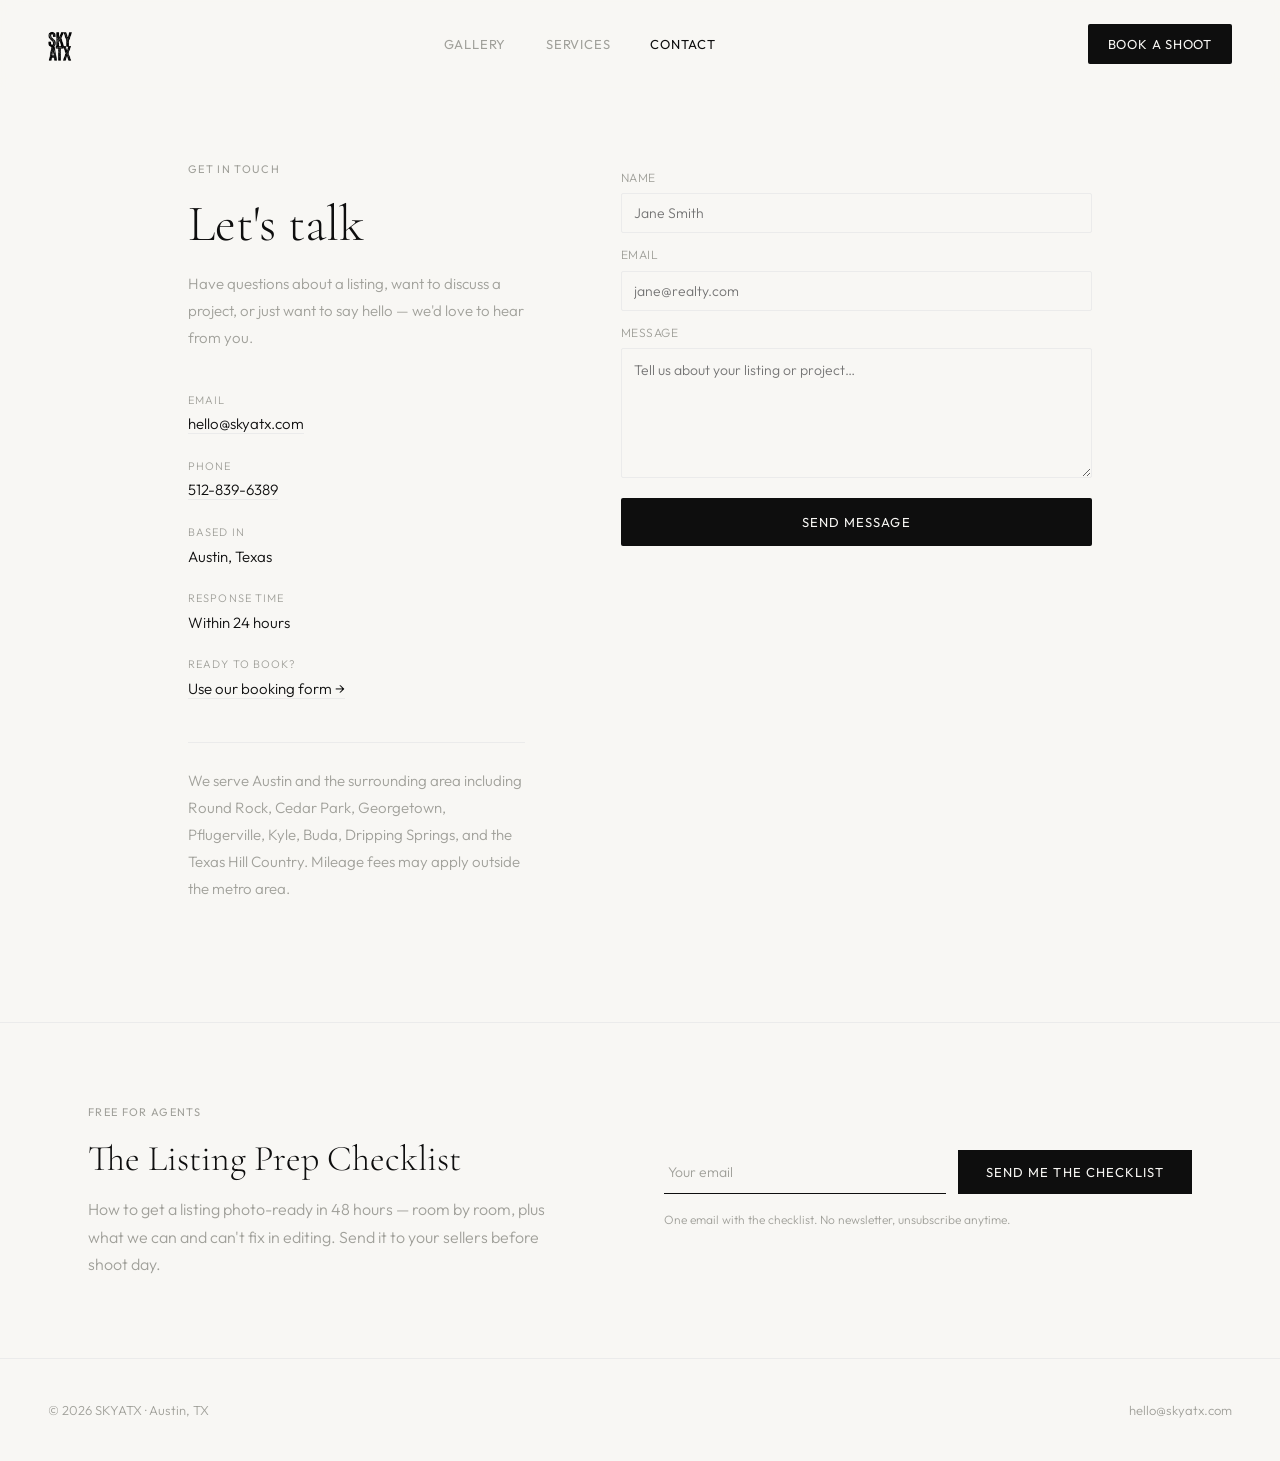
<file: contact.html>
<!DOCTYPE html>
<html lang="en">
<head>
  <meta charset="UTF-8">
  <meta name="viewport" content="width=device-width, initial-scale=1.0">
  <title>Contact SKYATX — Austin Real Estate Photographer</title>
  <meta name="description" content="Get in touch with SKYATX — Austin real estate photography and videography.">

  <link rel="canonical" href="https://skyatx.com/contact.html">

  <meta property="og:title" content="Contact SKYATX — Austin Real Estate Photographer">
  <meta property="og:description" content="Get in touch with SKYATX — Austin real estate photography and videography.">
  <meta property="og:type" content="website">
  <meta property="og:url" content="https://skyatx.com/contact.html">
  <meta property="og:image" content="https://skyatx.com/logo.png">

  <!-- Google Analytics (GA4) -->
  <script async src="https://www.googletagmanager.com/gtag/js?id=G-NW0SNLHC2Y"></script>
  <script>
    window.dataLayer = window.dataLayer || [];
    function gtag(){dataLayer.push(arguments);}
    gtag('js', new Date());
    gtag('config', 'G-NW0SNLHC2Y');
  </script>

  <link rel="stylesheet" href="css/style.css">
  <style>
    .contact-wrap {
      max-width: 1000px;
      margin: 0 auto;
      padding: 5rem 3rem 5rem;
      display: grid;
      grid-template-columns: 1fr 1.4fr;
      gap: 6rem;
      align-items: start;
    }

    .contact-info h1 { margin-bottom: 1rem; }
    .contact-info p { color: var(--gray); font-size: 15px; line-height: 1.8; margin-bottom: 2.5rem; }

    .contact-detail {
      display: flex;
      flex-direction: column;
      gap: 1.25rem;
      margin-bottom: 2.5rem;
    }

    .contact-detail-item { display: flex; flex-direction: column; gap: 2px; }
    .contact-detail-label { font-size: 11px; letter-spacing: 0.1em; text-transform: uppercase; color: var(--gray); }
    .contact-detail-value { font-size: 15px; color: var(--black); }
    .contact-detail-value a { color: var(--black); text-decoration: none; border-bottom: 1px solid var(--light); transition: border-color 0.2s; }
    .contact-detail-value a:hover { border-color: var(--black); }

    .service-area {
      font-size: 13px;
      color: var(--gray);
      padding-top: 1.5rem;
      border-top: 1px solid var(--light);
    }

    /* FORM */
    .contact-form { padding-top: 0.5rem; }

    .field {
      display: flex;
      flex-direction: column;
      gap: 5px;
      margin-bottom: 12px;
    }

    .field label {
      font-size: 12px;
      letter-spacing: 0.04em;
      color: var(--gray);
      text-transform: uppercase;
    }

    .field input,
    .field textarea {
      font-family: var(--sans);
      font-size: 14px;
      font-weight: 300;
      color: var(--black);
      background: var(--white);
      border: 1px solid var(--light);
      border-radius: 2px;
      padding: 10px 12px;
      outline: none;
      transition: border-color 0.2s;
      width: 100%;
    }

    .field input:focus,
    .field textarea:focus { border-color: var(--black); }
    .field input.error { border-color: #c0392b; }
    .field textarea { resize: vertical; min-height: 130px; line-height: 1.6; }

    .submit-btn {
      width: 100%;
      margin-top: 0.5rem;
      padding: 1rem;
      background: var(--black);
      color: var(--white);
      border: none;
      border-radius: 2px;
      font-family: var(--sans);
      font-size: 13px;
      font-weight: 400;
      letter-spacing: 0.08em;
      text-transform: uppercase;
      cursor: pointer;
      transition: opacity 0.2s;
    }

    .submit-btn:hover { opacity: 0.78; }
    .submit-btn:disabled { opacity: 0.35; cursor: not-allowed; }

    .form-success {
      display: none;
      text-align: center;
      padding: 3rem 0;
    }

    .form-success-check {
      width: 44px;
      height: 44px;
      border-radius: 50%;
      background: var(--black);
      color: var(--white);
      display: flex;
      align-items: center;
      justify-content: center;
      font-size: 20px;
      margin: 0 auto 1rem;
    }

    .form-success p { color: var(--gray); font-size: 14px; margin-top: 0.5rem; }

    @media (max-width: 800px) {
      .contact-wrap { grid-template-columns: 1fr; gap: 3rem; padding: 4rem 1.5rem; }
    }
  </style>
</head>
<body>

<nav>
  <a href="index.html" class="nav-logo"><img src="logo-nav.png" width="84" height="120" alt="SKYATX — Austin real estate photography"></a>
  <button class="nav-toggle" aria-label="Toggle menu">
    <span></span><span></span><span></span>
  </button>
  <ul class="nav-links">
    <li><a href="gallery.html">Gallery</a></li>
    <li><a href="services.html">Services</a></li>
    <li><a href="contact.html">Contact</a></li>
  </ul>
  <a href="book.html" class="nav-book">Book a shoot</a>
</nav>

<div class="page">
  <div class="contact-wrap">

    <div class="contact-info fade-in">
      <span class="eyebrow">Get in touch</span>
      <h1>Let's talk</h1>
      <p>Have questions about a listing, want to discuss a project, or just want to say hello — we'd love to hear from you.</p>

      <div class="contact-detail">
        <div class="contact-detail-item">
          <span class="contact-detail-label">Email</span>
          <span class="contact-detail-value"><a href="mailto:hello@skyatx.com">hello@skyatx.com</a></span>
        </div>
        <div class="contact-detail-item">
          <span class="contact-detail-label">Phone</span>
          <span class="contact-detail-value"><a href="tel:+15128396389">512-839-6389</a></span>
        </div>
        <div class="contact-detail-item">
          <span class="contact-detail-label">Based in</span>
          <span class="contact-detail-value">Austin, Texas</span>
        </div>
        <div class="contact-detail-item">
          <span class="contact-detail-label">Response time</span>
          <span class="contact-detail-value">Within 24 hours</span>
        </div>
        <div class="contact-detail-item">
          <span class="contact-detail-label">Ready to book?</span>
          <span class="contact-detail-value"><a href="book.html">Use our booking form →</a></span>
        </div>
      </div>

      <p class="service-area">We serve Austin and the surrounding area including Round Rock, Cedar Park, Georgetown, Pflugerville, Kyle, Buda, Dripping Springs, and the Texas Hill Country. Mileage fees may apply outside the metro area.</p>
    </div>

    <div class="contact-form fade-in" style="transition-delay:0.1s">
      <div id="contactFormEl">
        <div class="field">
          <label for="c-name">Name</label>
          <input type="text" id="c-name" placeholder="Jane Smith">
        </div>
        <div class="field">
          <label for="c-email">Email</label>
          <input type="email" id="c-email" placeholder="jane@realty.com">
        </div>
        <div class="field">
          <label for="c-message">Message</label>
          <textarea id="c-message" placeholder="Tell us about your listing or project…"></textarea>
        </div>
        <button class="submit-btn" id="contactBtn" onclick="sendContact()">Send message</button>
      </div>

      <div class="form-success" id="contactSuccess">
        <div class="form-success-check">✓</div>
        <strong>Message sent!</strong>
        <p>We'll get back to you within 24 hours.</p>
      </div>
    </div>

  </div>
</div>

<hr class="divider">

<!-- LEAD MAGNET -->
<div class="section">
  <div class="signup fade-in" id="signup">
    <div class="signup-text">
      <span class="eyebrow">Free for agents</span>
      <h2>The Listing Prep Checklist</h2>
      <p>How to get a listing photo-ready in 48 hours — room by room, plus what we can
         and can't fix in editing. Send it to your sellers before shoot day.</p>
    </div>
    <div>
      <!-- posts into a hidden iframe so the page never navigates away -->
      <form class="signup-form" target="ml-frame"
            action="https://assets.mailerlite.com/jsonp/2529908/forms/193825084155102407/subscribe"
            method="post">
        <input type="email" name="fields[email]" placeholder="Your email" aria-label="Email" required autocomplete="email">
        <input type="hidden" name="ml-submit" value="1">
        <input type="hidden" name="anticsrf" value="true">
        <button type="submit">Send me the checklist</button>
      </form>
      <p class="signup-note">One email with the checklist. No newsletter, unsubscribe anytime.</p>
      <div class="signup-success">
        <h3>Check your email</h3>
        <p>Your checklist is on its way. Check your spam folder if you don't see it.</p>
      </div>
    </div>
  </div>
</div>

<iframe name="ml-frame" title="signup" style="display:none" aria-hidden="true"></iframe>

<footer>
  <span>© 2026 SKYATX · Austin, TX</span>
  <span><a href="mailto:hello@skyatx.com">hello@skyatx.com</a></span>
</footer>

<script src="js/main.js"></script>
<script>
  // Lead magnet signup. Posts into the hidden iframe (the MailerLite endpoint is
  // cross-origin and sends no CORS headers, so fetch can't read a response).
  // The iframe's load event after submit is our signal the post went through.
  (function () {
    var wrap = document.getElementById('signup');
    if (!wrap) return;
    var form   = wrap.querySelector('.signup-form');
    var btn    = form.querySelector('button');
    var frame  = document.querySelector('iframe[name="ml-frame"]');
    var sent   = false;

    form.addEventListener('submit', function () {
      sent = true;
      btn.disabled = true;
      btn.textContent = 'Sending…';
    });

    frame.addEventListener('load', function () {
      if (!sent) return;              // ignore the initial about:blank load
      wrap.classList.add('done');
    });
  })();
</script>
<script>
  function sendContact() {
    var name = document.getElementById('c-name');
    var email = document.getElementById('c-email');
    var message = document.getElementById('c-message');
    var valid = true;

    [name, email, message].forEach(function(el) {
      if (!el.value.trim()) { el.classList.add('error'); valid = false; }
      else el.classList.remove('error');
    });

    if (!valid) return;

    var btn = document.getElementById('contactBtn');
    btn.disabled = true;
    btn.textContent = 'Sending…';

    fetch('https://formspree.io/f/xredkpjq', {
      method: 'POST',
      headers: { 'Content-Type': 'application/json', 'Accept': 'application/json' },
      body: JSON.stringify({
        name: name.value,
        email: email.value,
        message: message.value
      })
    })
    .then(function(r) {
      if (r.ok) {
        document.getElementById('contactFormEl').style.display = 'none';
        document.getElementById('contactSuccess').style.display = 'block';
      } else { throw new Error(); }
    })
    .catch(function() {
      btn.disabled = false;
      btn.textContent = 'Send message';
      alert('Something went wrong. Please email hello@skyatx.com directly.');
    });
  }
</script>
</body>
</html>
</file>
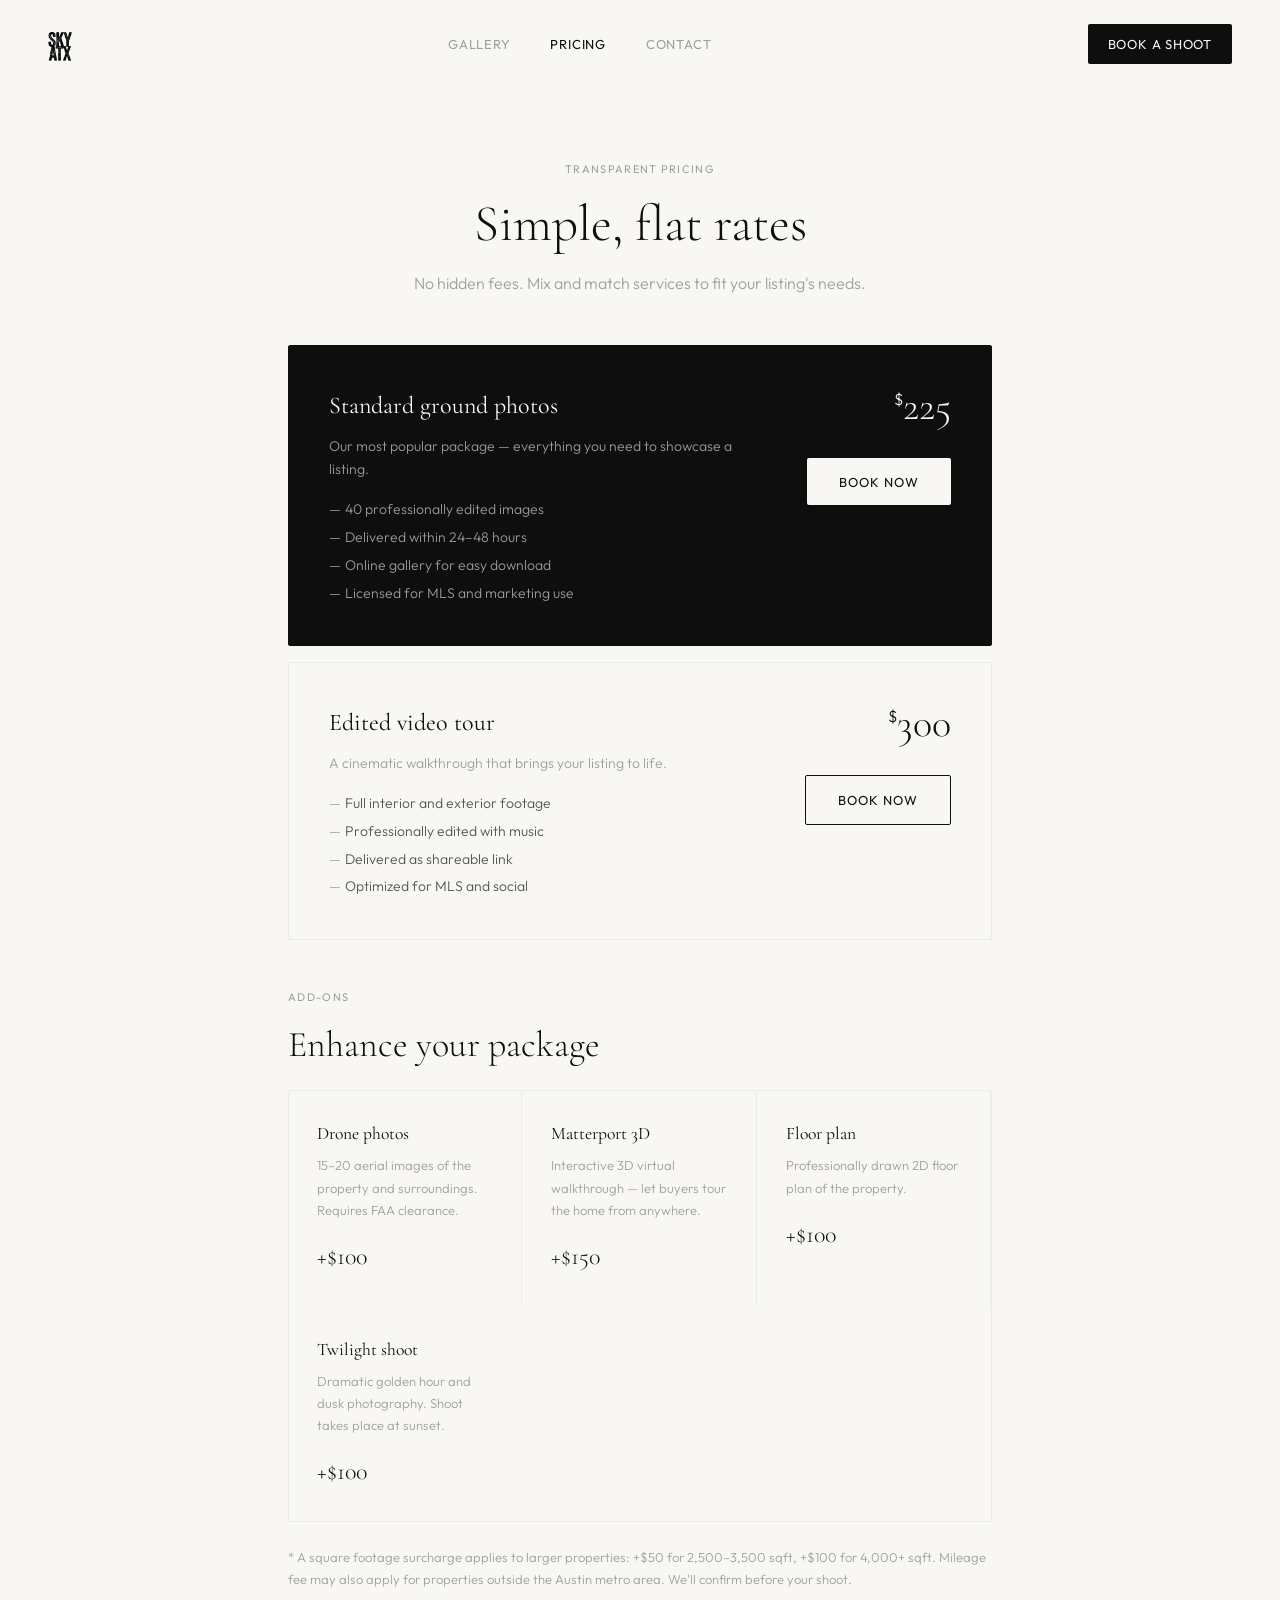
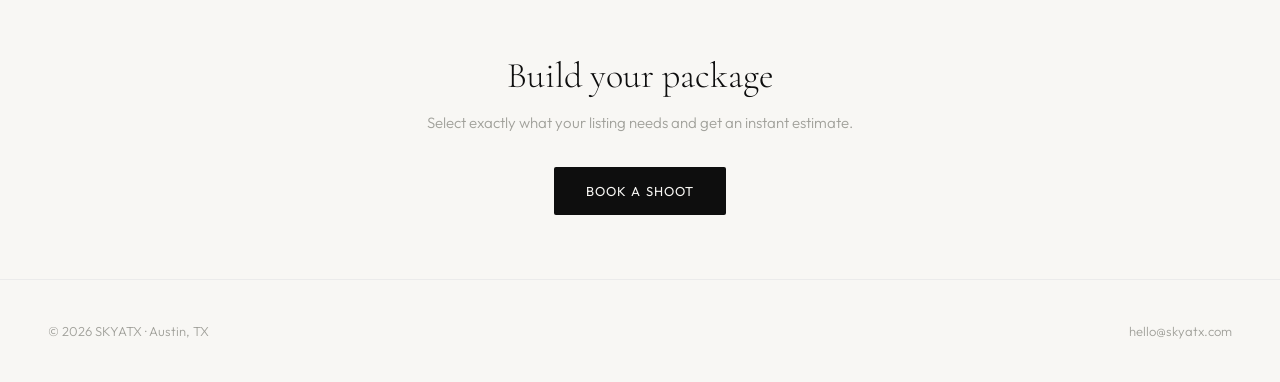
<file: pricing.html>
<!DOCTYPE html>
<html lang="en">
<head>
  <meta charset="UTF-8">
  <meta name="viewport" content="width=device-width, initial-scale=1.0">
  <title>Real Estate Photography Pricing in Austin — SKYATX</title>
  <meta name="description" content="Real estate photography and videography pricing — SKYATX Austin.">

  <link rel="canonical" href="https://skyatx.com/pricing.html">

  <meta property="og:title" content="Real Estate Photography Pricing in Austin — SKYATX">
  <meta property="og:description" content="Real estate photography and videography pricing — SKYATX Austin.">
  <meta property="og:type" content="website">
  <meta property="og:url" content="https://skyatx.com/pricing.html">
  <meta property="og:image" content="https://skyatx.com/logo.png">

  <!-- Google Analytics (GA4) -->
  <script async src="https://www.googletagmanager.com/gtag/js?id=G-NW0SNLHC2Y"></script>
  <script>
    window.dataLayer = window.dataLayer || [];
    function gtag(){dataLayer.push(arguments);}
    gtag('js', new Date());
    gtag('config', 'G-NW0SNLHC2Y');
  </script>

  <link rel="stylesheet" href="css/style.css">
  <style>
    .pricing-header {
      padding: 5rem 3rem 3rem;
      max-width: 800px;
      margin: 0 auto;
      text-align: center;
    }

    .pricing-header p {
      color: var(--gray);
      font-size: 16px;
      margin-top: 1rem;
    }

    /* BASE PACKAGE */
    .base-package {
      max-width: 800px;
      margin: 0 auto;
      padding: 0 3rem;
    }

    .package-card {
      border: 1px solid var(--light);
      border-radius: 2px;
      padding: 2.5rem;
      display: flex;
      justify-content: space-between;
      align-items: flex-start;
      gap: 2rem;
      margin-bottom: 1rem;
    }

    .package-card.featured {
      background: var(--black);
      border-color: var(--black);
    }

    .package-card.featured .pkg-name,
    .package-card.featured .pkg-desc,
    .package-card.featured .pkg-includes li,
    .package-card.featured .pkg-price { color: var(--white); }

    .package-card.featured .pkg-desc,
    .package-card.featured .pkg-includes li { color: rgba(248,247,244,0.6); }

    .pkg-left { flex: 1; }

    .pkg-name {
      font-family: var(--serif);
      font-size: 1.5rem;
      font-weight: 400;
      margin-bottom: 0.5rem;
    }

    .pkg-desc { font-size: 14px; color: var(--gray); margin-bottom: 1rem; }

    .pkg-includes {
      list-style: none;
      display: flex;
      flex-direction: column;
      gap: 4px;
    }

    .pkg-includes li {
      font-size: 14px;
      color: #555;
      padding-left: 1rem;
      position: relative;
    }

    .pkg-includes li::before {
      content: '—';
      position: absolute;
      left: 0;
      color: var(--gray);
    }

    .pkg-right {
      text-align: right;
      flex-shrink: 0;
    }

    .pkg-price {
      font-family: var(--serif);
      font-size: 2.5rem;
      font-weight: 300;
      line-height: 1;
    }

    .pkg-price span { font-size: 1rem; vertical-align: super; font-family: var(--sans); font-weight: 300; }

    .pkg-cta { margin-top: 1rem; }

    @media (max-width: 600px) {
      .package-card { flex-direction: column; padding: 1.75rem; }
      .pkg-right { text-align: left; }
      .pricing-header, .base-package, .addons-section { padding-left: 1.5rem; padding-right: 1.5rem; }
    }

    /* ADD-ONS */
    .addons-section {
      max-width: 800px;
      margin: 3rem auto 0;
      padding: 0 3rem;
    }

    .addons-grid {
      display: grid;
      grid-template-columns: repeat(3, 1fr);
      gap: 1px;
      border: 1px solid var(--light);
      border-radius: 2px;
      overflow: hidden;
      margin-top: 1.5rem;
    }

    .addon-item {
      padding: 1.75rem;
      background: var(--white);
      border-right: 1px solid var(--light);
    }

    .addon-item:last-child { border-right: none; }

    .addon-name {
      font-family: var(--serif);
      font-size: 1.1rem;
      font-weight: 400;
      margin-bottom: 0.35rem;
    }

    .addon-desc { font-size: 13px; color: var(--gray); margin-bottom: 1rem; }

    .addon-price {
      font-family: var(--serif);
      font-size: 1.5rem;
      font-weight: 300;
    }

    @media (max-width: 700px) {
      .addons-grid { grid-template-columns: 1fr; }
      .addon-item { border-right: none; border-bottom: 1px solid var(--light); }
      .addon-item:last-child { border-bottom: none; }
    }

    /* MILEAGE NOTE */
    .mileage-note {
      max-width: 800px;
      margin: 1.5rem auto 0;
      padding: 0 3rem;
      font-size: 13px;
      color: var(--gray);
    }

    /* BOTTOM CTA */
    .pricing-cta {
      max-width: 800px;
      margin: 4rem auto;
      padding: 0 3rem;
      text-align: center;
    }

    .pricing-cta h2 { margin-bottom: 0.75rem; }
    .pricing-cta p { color: var(--gray); font-size: 15px; margin-bottom: 2rem; }
  </style>
</head>
<body>

<nav>
  <a href="index.html" class="nav-logo"><img src="logo-nav.png" width="84" height="120" alt="SKYATX — Austin real estate photography"></a>
  <button class="nav-toggle" aria-label="Toggle menu">
    <span></span><span></span><span></span>
  </button>
  <ul class="nav-links">
    <li><a href="gallery.html">Gallery</a></li>
    <li><a href="pricing.html">Pricing</a></li>
    <li><a href="contact.html">Contact</a></li>
  </ul>
  <a href="book.html" class="nav-book">Book a shoot</a>
</nav>

<div class="page">

  <div class="pricing-header fade-in">
    <span class="eyebrow">Transparent pricing</span>
    <h1>Simple, flat rates</h1>
    <p>No hidden fees. Mix and match services to fit your listing's needs.</p>
  </div>

  <div class="base-package">

    <div class="package-card featured fade-in">
      <div class="pkg-left">
        <div class="pkg-name">Standard ground photos</div>
        <div class="pkg-desc">Our most popular package — everything you need to showcase a listing.</div>
        <ul class="pkg-includes">
          <li>40 professionally edited images</li>
          <li>Delivered within 24–48 hours</li>
          <li>Online gallery for easy download</li>
          <li>Licensed for MLS and marketing use</li>
        </ul>
      </div>
      <div class="pkg-right">
        <div class="pkg-price"><span>$</span>225</div>
        <div class="pkg-cta">
          <a href="book.html" class="btn" style="background:var(--white);color:var(--black);margin-top:1rem;display:inline-block">Book now</a>
        </div>
      </div>
    </div>

    <div class="package-card fade-in">
      <div class="pkg-left">
        <div class="pkg-name">Edited video tour</div>
        <div class="pkg-desc">A cinematic walkthrough that brings your listing to life.</div>
        <ul class="pkg-includes">
          <li>Full interior and exterior footage</li>
          <li>Professionally edited with music</li>
          <li>Delivered as shareable link</li>
          <li>Optimized for MLS and social</li>
        </ul>
      </div>
      <div class="pkg-right">
        <div class="pkg-price"><span>$</span>300</div>
        <div class="pkg-cta">
          <a href="book.html" class="btn btn-outline" style="margin-top:1rem;display:inline-block">Book now</a>
        </div>
      </div>
    </div>

  </div>

  <!-- ADD-ONS -->
  <div class="addons-section fade-in">
    <span class="eyebrow">Add-ons</span>
    <h2>Enhance your package</h2>
    <div class="addons-grid">
      <div class="addon-item">
        <div class="addon-name">Drone photos</div>
        <div class="addon-desc">15–20 aerial images of the property and surroundings. Requires FAA clearance.</div>
        <div class="addon-price">+$100</div>
      </div>
      <div class="addon-item">
        <div class="addon-name">Matterport 3D</div>
        <div class="addon-desc">Interactive 3D virtual walkthrough — let buyers tour the home from anywhere.</div>
        <div class="addon-price">+$150</div>
      </div>
      <div class="addon-item">
        <div class="addon-name">Floor plan</div>
        <div class="addon-desc">Professionally drawn 2D floor plan of the property.</div>
        <div class="addon-price">+$100</div>
      </div>
      <div class="addon-item">
        <div class="addon-name">Twilight shoot</div>
        <div class="addon-desc">Dramatic golden hour and dusk photography. Shoot takes place at sunset.</div>
        <div class="addon-price">+$100</div>
      </div>
    </div>
  </div>

  <p class="mileage-note fade-in">* A square footage surcharge applies to larger properties: +$50 for 2,500–3,500 sqft, +$100 for 4,000+ sqft. Mileage fee may also apply for properties outside the Austin metro area. We'll confirm before your shoot.</p>

  <div class="pricing-cta fade-in">
    <h2>Build your package</h2>
    <p>Select exactly what your listing needs and get an instant estimate.</p>
    <a href="book.html" class="btn btn-dark">Book a shoot</a>
  </div>

</div>

<footer>
  <span>© 2026 SKYATX · Austin, TX</span>
  <span><a href="mailto:hello@skyatx.com">hello@skyatx.com</a></span>
</footer>

<script src="js/main.js"></script>
</body>
</html>
</file>
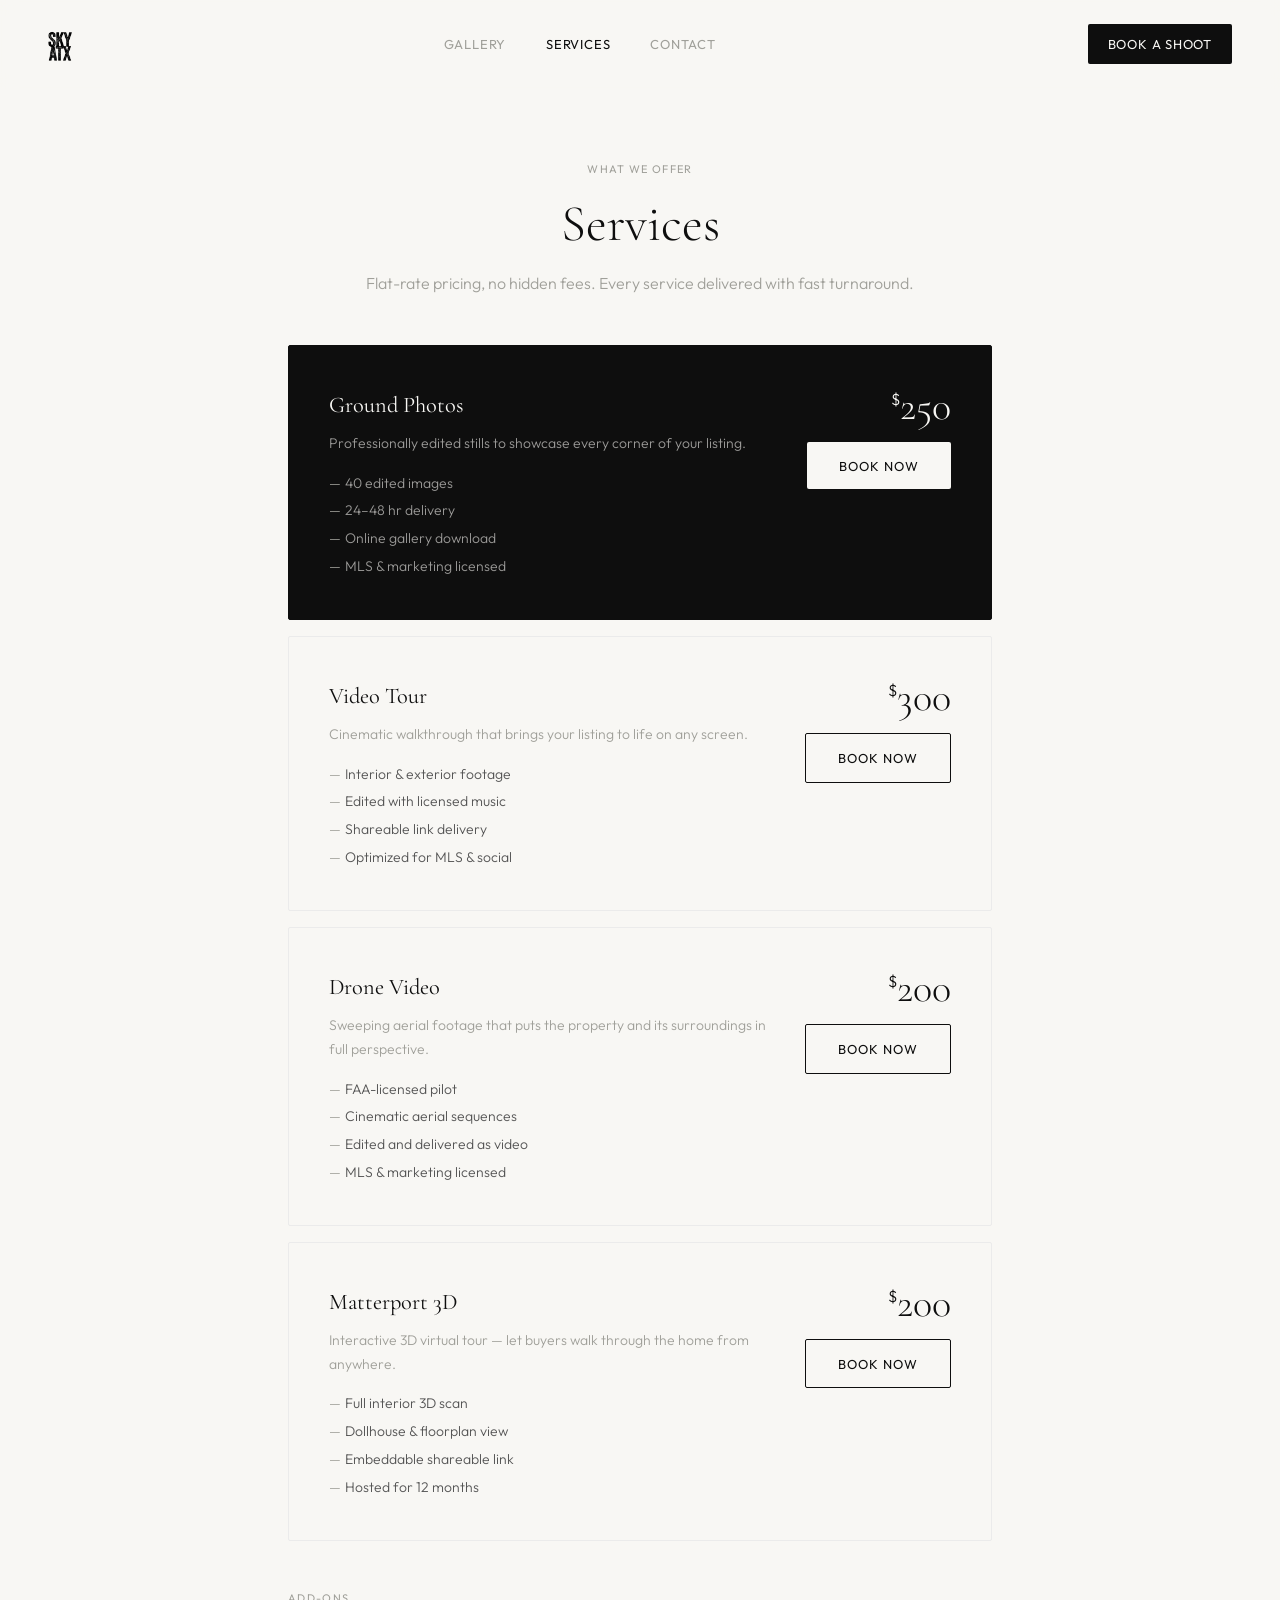
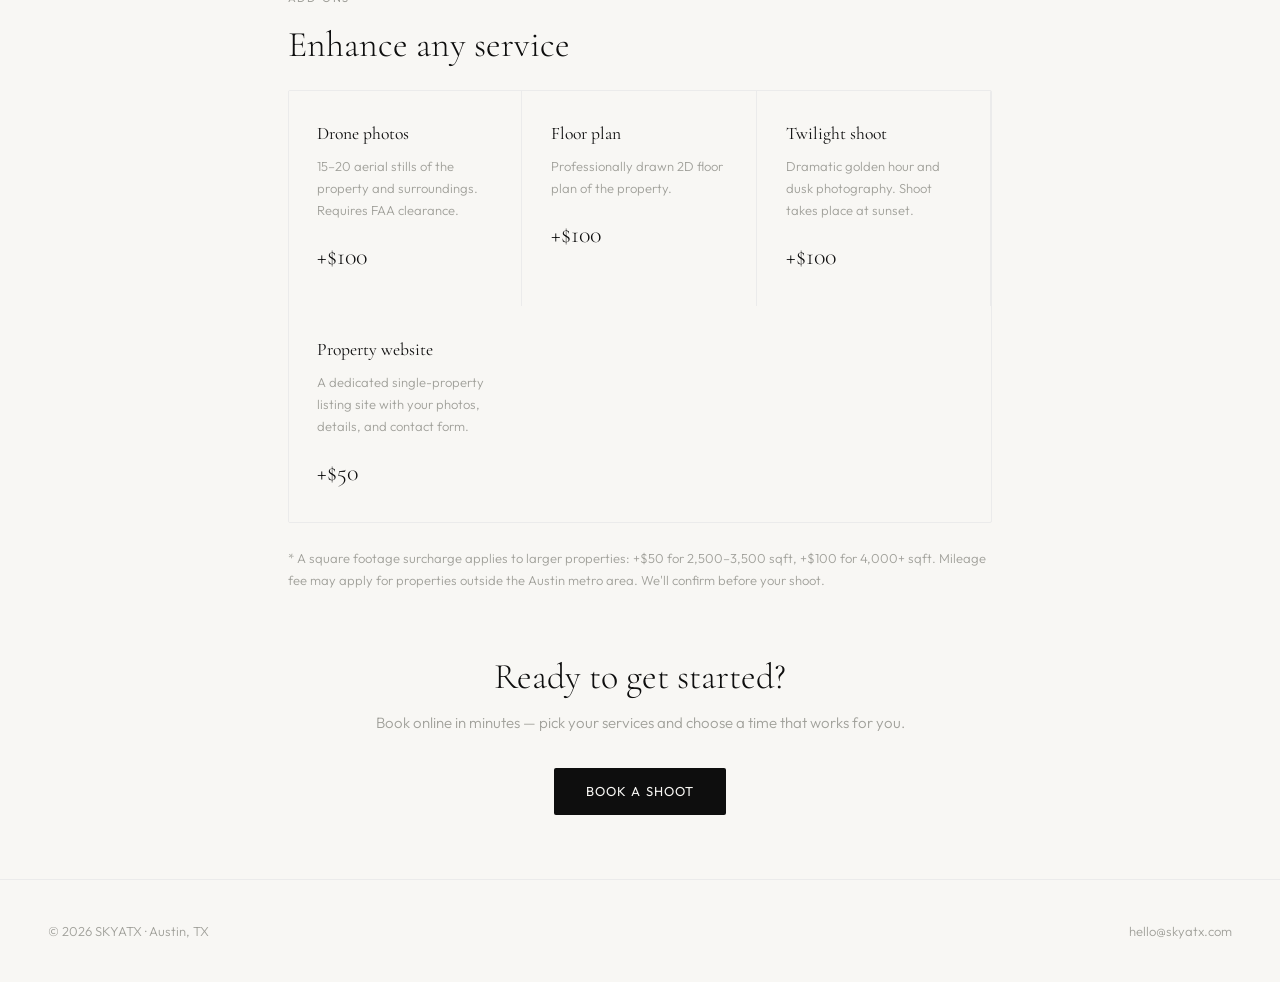
<file: services.html>
<!DOCTYPE html>
<html lang="en">
<head>
  <meta charset="UTF-8">
  <meta name="viewport" content="width=device-width, initial-scale=1.0">
  <title>Real Estate Photo, Video &amp; Drone Services in Austin — SKYATX</title>
  <meta name="description" content="Real estate photography, video, drone, and 3D tour services — SKYATX Austin.">

  <link rel="canonical" href="https://skyatx.com/services.html">

  <meta property="og:title" content="Real Estate Photo, Video &amp; Drone Services in Austin — SKYATX">
  <meta property="og:description" content="Real estate photography, video, drone, and 3D tour services — SKYATX Austin.">
  <meta property="og:type" content="website">
  <meta property="og:url" content="https://skyatx.com/services.html">
  <meta property="og:image" content="https://skyatx.com/logo.png">

  <!-- Google Analytics (GA4) -->
  <script async src="https://www.googletagmanager.com/gtag/js?id=G-NW0SNLHC2Y"></script>
  <script>
    window.dataLayer = window.dataLayer || [];
    function gtag(){dataLayer.push(arguments);}
    gtag('js', new Date());
    gtag('config', 'G-NW0SNLHC2Y');
  </script>

  <link rel="stylesheet" href="css/style.css">
  <style>
    .services-header {
      padding: 5rem 3rem 3rem;
      max-width: 800px;
      margin: 0 auto;
      text-align: center;
    }

    .services-header p {
      color: var(--gray);
      font-size: 16px;
      margin-top: 1rem;
    }

    /* SERVICE CARDS */
    .services-grid {
      max-width: 800px;
      margin: 0 auto;
      padding: 0 3rem;
      display: flex;
      flex-direction: column;
      gap: 1rem;
    }

    .package-card {
      border: 1px solid var(--light);
      border-radius: 2px;
      padding: 2.5rem;
      display: flex;
      justify-content: space-between;
      align-items: flex-start;
      gap: 2rem;
    }

    .package-card.featured {
      background: var(--black);
      border-color: var(--black);
    }

    .package-card.featured .pkg-name,
    .package-card.featured .pkg-desc,
    .package-card.featured .pkg-includes li,
    .package-card.featured .pkg-price { color: var(--white); }

    .package-card.featured .pkg-desc,
    .package-card.featured .pkg-includes li { color: rgba(248,247,244,0.6); }

    .pkg-name {
      font-family: var(--serif);
      font-size: 1.4rem;
      font-weight: 400;
      margin-bottom: 0.5rem;
    }

    .pkg-desc { font-size: 14px; color: var(--gray); margin-bottom: 1rem; }

    .pkg-includes {
      list-style: none;
      display: flex;
      flex-direction: column;
      gap: 4px;
    }

    .pkg-includes li {
      font-size: 14px;
      color: #555;
      padding-left: 1rem;
      position: relative;
    }

    .pkg-includes li::before {
      content: '—';
      position: absolute;
      left: 0;
      color: var(--gray);
    }

    .pkg-left { flex: 1; }

    .pkg-right {
      text-align: right;
      flex-shrink: 0;
    }

    .pkg-price {
      font-family: var(--serif);
      font-size: 2.5rem;
      font-weight: 300;
      line-height: 1;
    }

    .pkg-price span { font-size: 1rem; vertical-align: super; font-family: var(--sans); font-weight: 300; }

    @media (max-width: 600px) {
      .services-grid { padding-left: 1.5rem; padding-right: 1.5rem; }
      .package-card { flex-direction: column; padding: 1.75rem; }
      .pkg-right { text-align: left; }
      .services-header, .addons-section, .mileage-note, .pricing-cta { padding-left: 1.5rem; padding-right: 1.5rem; }
    }

    /* ADD-ONS */
    .addons-section {
      max-width: 800px;
      margin: 3rem auto 0;
      padding: 0 3rem;
    }

    .addons-grid {
      display: grid;
      grid-template-columns: repeat(3, 1fr);
      gap: 1px;
      border: 1px solid var(--light);
      border-radius: 2px;
      overflow: hidden;
      margin-top: 1.5rem;
    }

    .addon-item {
      padding: 1.75rem;
      background: var(--white);
      border-right: 1px solid var(--light);
    }

    .addon-item:last-child { border-right: none; }

    .addon-name {
      font-family: var(--serif);
      font-size: 1.1rem;
      font-weight: 400;
      margin-bottom: 0.35rem;
    }

    .addon-desc { font-size: 13px; color: var(--gray); margin-bottom: 1rem; }

    .addon-price {
      font-family: var(--serif);
      font-size: 1.5rem;
      font-weight: 300;
    }

    @media (max-width: 700px) {
      .addons-grid { grid-template-columns: 1fr; }
      .addon-item { border-right: none; border-bottom: 1px solid var(--light); }
      .addon-item:last-child { border-bottom: none; }
    }

    /* MILEAGE NOTE */
    .mileage-note {
      max-width: 800px;
      margin: 1.5rem auto 0;
      padding: 0 3rem;
      font-size: 13px;
      color: var(--gray);
    }

    /* BOTTOM CTA */
    .pricing-cta {
      max-width: 800px;
      margin: 4rem auto;
      padding: 0 3rem;
      text-align: center;
    }

    .pricing-cta h2 { margin-bottom: 0.75rem; }
    .pricing-cta p { color: var(--gray); font-size: 15px; margin-bottom: 2rem; }
  </style>
</head>
<body>

<nav>
  <a href="index.html" class="nav-logo"><img src="logo-nav.png" width="84" height="120" alt="SKYATX — Austin real estate photography"></a>
  <button class="nav-toggle" aria-label="Toggle menu">
    <span></span><span></span><span></span>
  </button>
  <ul class="nav-links">
    <li><a href="gallery.html">Gallery</a></li>
    <li><a href="services.html">Services</a></li>
    <li><a href="contact.html">Contact</a></li>
  </ul>
  <a href="book.html" class="nav-book">Book a shoot</a>
</nav>

<div class="page">

  <div class="services-header fade-in">
    <span class="eyebrow">What we offer</span>
    <h1>Services</h1>
    <p>Flat-rate pricing, no hidden fees. Every service delivered with fast turnaround.</p>
  </div>

  <div class="services-grid">

    <div class="package-card featured fade-in">
      <div class="pkg-left">
        <div class="pkg-name">Ground Photos</div>
        <div class="pkg-desc">Professionally edited stills to showcase every corner of your listing.</div>
        <ul class="pkg-includes">
          <li>40 edited images</li>
          <li>24–48 hr delivery</li>
          <li>Online gallery download</li>
          <li>MLS &amp; marketing licensed</li>
        </ul>
      </div>
      <div class="pkg-right">
        <div class="pkg-price"><span>$</span>250</div>
        <div class="pkg-cta">
          <a href="book.html?service=photos" class="btn" style="background:var(--white);color:var(--black);margin-top:1rem;display:inline-block">Book now</a>
        </div>
      </div>
    </div>

    <div class="package-card fade-in">
      <div class="pkg-left">
        <div class="pkg-name">Video Tour</div>
        <div class="pkg-desc">Cinematic walkthrough that brings your listing to life on any screen.</div>
        <ul class="pkg-includes">
          <li>Interior &amp; exterior footage</li>
          <li>Edited with licensed music</li>
          <li>Shareable link delivery</li>
          <li>Optimized for MLS &amp; social</li>
        </ul>
      </div>
      <div class="pkg-right">
        <div class="pkg-price"><span>$</span>300</div>
        <div class="pkg-cta">
          <a href="book.html?service=video" class="btn btn-outline" style="margin-top:1rem;display:inline-block">Book now</a>
        </div>
      </div>
    </div>

    <div class="package-card fade-in">
      <div class="pkg-left">
        <div class="pkg-name">Drone Video</div>
        <div class="pkg-desc">Sweeping aerial footage that puts the property and its surroundings in full perspective.</div>
        <ul class="pkg-includes">
          <li>FAA-licensed pilot</li>
          <li>Cinematic aerial sequences</li>
          <li>Edited and delivered as video</li>
          <li>MLS &amp; marketing licensed</li>
        </ul>
      </div>
      <div class="pkg-right">
        <div class="pkg-price"><span>$</span>200</div>
        <div class="pkg-cta">
          <a href="book.html?service=drone" class="btn btn-outline" style="margin-top:1rem;display:inline-block">Book now</a>
        </div>
      </div>
    </div>

    <div class="package-card fade-in">
      <div class="pkg-left">
        <div class="pkg-name">Matterport 3D</div>
        <div class="pkg-desc">Interactive 3D virtual tour — let buyers walk through the home from anywhere.</div>
        <ul class="pkg-includes">
          <li>Full interior 3D scan</li>
          <li>Dollhouse &amp; floorplan view</li>
          <li>Embeddable shareable link</li>
          <li>Hosted for 12 months</li>
        </ul>
      </div>
      <div class="pkg-right">
        <div class="pkg-price"><span>$</span>200</div>
        <div class="pkg-cta">
          <a href="book.html?service=matterport" class="btn btn-outline" style="margin-top:1rem;display:inline-block">Book now</a>
        </div>
      </div>
    </div>

  </div>

  <!-- ADD-ONS -->
  <div class="addons-section fade-in">
    <span class="eyebrow">Add-ons</span>
    <h2>Enhance any service</h2>
    <div class="addons-grid">
      <div class="addon-item">
        <div class="addon-name">Drone photos</div>
        <div class="addon-desc">15–20 aerial stills of the property and surroundings. Requires FAA clearance.</div>
        <div class="addon-price">+$100</div>
      </div>
      <div class="addon-item">
        <div class="addon-name">Floor plan</div>
        <div class="addon-desc">Professionally drawn 2D floor plan of the property.</div>
        <div class="addon-price">+$100</div>
      </div>
      <div class="addon-item">
        <div class="addon-name">Twilight shoot</div>
        <div class="addon-desc">Dramatic golden hour and dusk photography. Shoot takes place at sunset.</div>
        <div class="addon-price">+$100</div>
      </div>
      <div class="addon-item">
        <div class="addon-name">Property website</div>
        <div class="addon-desc">A dedicated single-property listing site with your photos, details, and contact form.</div>
        <div class="addon-price">+$50</div>
      </div>
    </div>
  </div>

  <p class="mileage-note fade-in">* A square footage surcharge applies to larger properties: +$50 for 2,500–3,500 sqft, +$100 for 4,000+ sqft. Mileage fee may apply for properties outside the Austin metro area. We'll confirm before your shoot.</p>

  <div class="pricing-cta fade-in">
    <h2>Ready to get started?</h2>
    <p>Book online in minutes — pick your services and choose a time that works for you.</p>
    <a href="book.html" class="btn btn-dark">Book a shoot</a>
  </div>

</div>

<footer>
  <span>© 2026 SKYATX · Austin, TX</span>
  <span><a href="mailto:hello@skyatx.com">hello@skyatx.com</a></span>
</footer>

<script src="js/main.js"></script>
</body>
</html>
</file>
<file: css/style.css>
@import url('https://fonts.googleapis.com/css2?family=Cormorant+Garamond:ital,wght@0,300;0,400;0,500;1,300;1,400&family=Outfit:wght@300;400;500&display=swap');

*, *::before, *::after { box-sizing: border-box; margin: 0; padding: 0; }

:root {
  --black: #0e0e0e;
  --white: #f8f7f4;
  --gray: #a0a09a;
  --light: #ebebeb;
  --serif: 'Cormorant Garamond', Georgia, serif;
  --sans: 'Outfit', sans-serif;
}

html { scroll-behavior: smooth; }

body {
  font-family: var(--sans);
  background: var(--white);
  color: var(--black);
  font-weight: 300;
  font-size: 16px;
  line-height: 1.7;
  min-height: 100vh;
}

/* NAV */
nav {
  position: fixed;
  top: 0; left: 0; right: 0;
  z-index: 100;
  display: flex;
  align-items: center;
  justify-content: space-between;
  padding: 1.5rem 3rem;
  background: rgba(248,247,244,0.92);
  backdrop-filter: blur(8px);
  border-bottom: 1px solid transparent;
  transition: border-color 0.3s;
}

nav.scrolled { border-bottom-color: var(--light); }

.nav-logo {
  font-family: var(--serif);
  font-size: 22px;
  font-weight: 500;
  letter-spacing: 0.15em;
  text-decoration: none;
  color: var(--black);
  display: flex;
}

.nav-logo img {
  height: 34px;
  width: auto;
  display: block;
}

.nav-links {
  display: flex;
  gap: 2.5rem;
  list-style: none;
}

.nav-links a {
  font-size: 13px;
  font-weight: 400;
  letter-spacing: 0.06em;
  text-transform: uppercase;
  text-decoration: none;
  color: var(--gray);
  transition: color 0.2s;
}

.nav-links a:hover,
.nav-links a.active { color: var(--black); }

.nav-book {
  font-size: 13px;
  font-weight: 400;
  letter-spacing: 0.06em;
  text-transform: uppercase;
  text-decoration: none;
  color: var(--white);
  background: var(--black);
  padding: 0.55rem 1.25rem;
  border-radius: 2px;
  transition: opacity 0.2s;
}

.nav-book:hover { opacity: 0.75; }

/* HAMBURGER */
.nav-toggle {
  display: none;
  flex-direction: column;
  gap: 5px;
  cursor: pointer;
  background: none;
  border: none;
  padding: 4px;
}

.nav-toggle span {
  display: block;
  width: 22px;
  height: 1px;
  background: var(--black);
  transition: transform 0.3s, opacity 0.3s;
}

@media (max-width: 768px) {
  nav { padding: 1.25rem 1.5rem; }
  .nav-toggle { display: flex; }
  .nav-links {
    display: none;
    position: absolute;
    top: 100%; left: 0; right: 0;
    flex-direction: column;
    gap: 0;
    background: var(--white);
    border-bottom: 1px solid var(--light);
    padding: 1rem 0;
  }
  .nav-links.open { display: flex; }
  .nav-links a { display: block; padding: 0.75rem 1.5rem; color: var(--black); }
  .nav-book { display: none; }
}

/* FOOTER */
footer {
  border-top: 1px solid var(--light);
  padding: 2.5rem 3rem;
  display: flex;
  align-items: center;
  justify-content: space-between;
  font-size: 13px;
  color: var(--gray);
}

footer a { color: var(--gray); text-decoration: none; transition: color 0.2s; }
footer a:hover { color: var(--black); }

@media (max-width: 600px) {
  footer { flex-direction: column; gap: 0.5rem; text-align: center; padding: 2rem 1.5rem; }
}

/* PAGE WRAPPER */
.page { padding-top: 80px; }

/* SECTION UTILITIES */
.section { padding: 5rem 3rem; max-width: 1200px; margin: 0 auto; }
.section-sm { padding: 3rem 3rem; max-width: 1200px; margin: 0 auto; }

@media (max-width: 768px) {
  .section, .section-sm { padding: 3rem 1.5rem; }
}

/* TYPOGRAPHY */
.display {
  font-family: var(--serif);
  font-size: clamp(3rem, 7vw, 6rem);
  font-weight: 300;
  line-height: 1.05;
  letter-spacing: -0.01em;
}

.display em { font-style: italic; }

h1 { font-family: var(--serif); font-size: clamp(2rem, 4vw, 3.5rem); font-weight: 300; line-height: 1.15; }
h2 { font-family: var(--serif); font-size: clamp(1.5rem, 3vw, 2.25rem); font-weight: 300; line-height: 1.2; }
h3 { font-family: var(--sans); font-size: 1rem; font-weight: 400; letter-spacing: 0.05em; }

.eyebrow {
  font-size: 11px;
  font-weight: 400;
  letter-spacing: 0.12em;
  text-transform: uppercase;
  color: var(--gray);
  margin-bottom: 1rem;
  display: block;
}

/* BUTTONS */
.btn {
  display: inline-block;
  font-family: var(--sans);
  font-size: 13px;
  font-weight: 400;
  letter-spacing: 0.08em;
  text-transform: uppercase;
  text-decoration: none;
  padding: 0.8rem 2rem;
  border-radius: 2px;
  transition: all 0.2s;
  cursor: pointer;
  border: none;
}

.btn-dark { background: var(--black); color: var(--white); }
.btn-dark:hover { opacity: 0.78; }
.btn-outline { background: transparent; color: var(--black); border: 1px solid var(--black); }
.btn-outline:hover { background: var(--black); color: var(--white); }

/* DIVIDER */
.divider { border: none; border-top: 1px solid var(--light); margin: 0; }

/* LEAD MAGNET SIGNUP */
.signup {
  display: grid;
  grid-template-columns: 1fr 1fr;
  gap: 3rem;
  align-items: center;
}

.signup-text h2 { margin-bottom: 1rem; }
.signup-text p { color: var(--gray); max-width: 42ch; }

.signup-form { display: flex; gap: 0.75rem; }

.signup-form input[type="email"] {
  flex: 1;
  min-width: 0;
  font-family: var(--sans);
  font-size: 14px;
  font-weight: 300;
  color: var(--black);
  background: transparent;
  border: none;
  border-bottom: 1px solid var(--black);
  padding: 0.8rem 0.25rem;
  border-radius: 0;
  -webkit-appearance: none;
}

.signup-form input[type="email"]::placeholder { color: var(--gray); }
.signup-form input[type="email"]:focus { outline: none; border-bottom-width: 2px; }

.signup-form button {
  font-family: var(--sans);
  font-size: 13px;
  font-weight: 400;
  letter-spacing: 0.08em;
  text-transform: uppercase;
  background: var(--black);
  color: var(--white);
  border: none;
  padding: 0.8rem 1.75rem;
  cursor: pointer;
  transition: opacity 0.2s;
  white-space: nowrap;
}

.signup-form button:hover { opacity: 0.78; }
.signup-form button[disabled] { opacity: 0.5; cursor: default; }

.signup-note { font-size: 12px; color: var(--gray); margin-top: 1rem; }
.signup-success { display: none; }
.signup-success p { color: var(--gray); }
.signup.done .signup-form,
.signup.done .signup-note { display: none; }
.signup.done .signup-success { display: block; }

@media (max-width: 768px) {
  .signup { grid-template-columns: 1fr; gap: 2rem; }
  .signup-form { flex-direction: column; }
  .signup-form button { width: 100%; }
}

/* FADE IN ANIMATION */
.fade-in {
  opacity: 0;
  transform: translateY(18px);
  transition: opacity 0.7s ease, transform 0.7s ease;
}
.fade-in.visible { opacity: 1; transform: translateY(0); }
</file>
